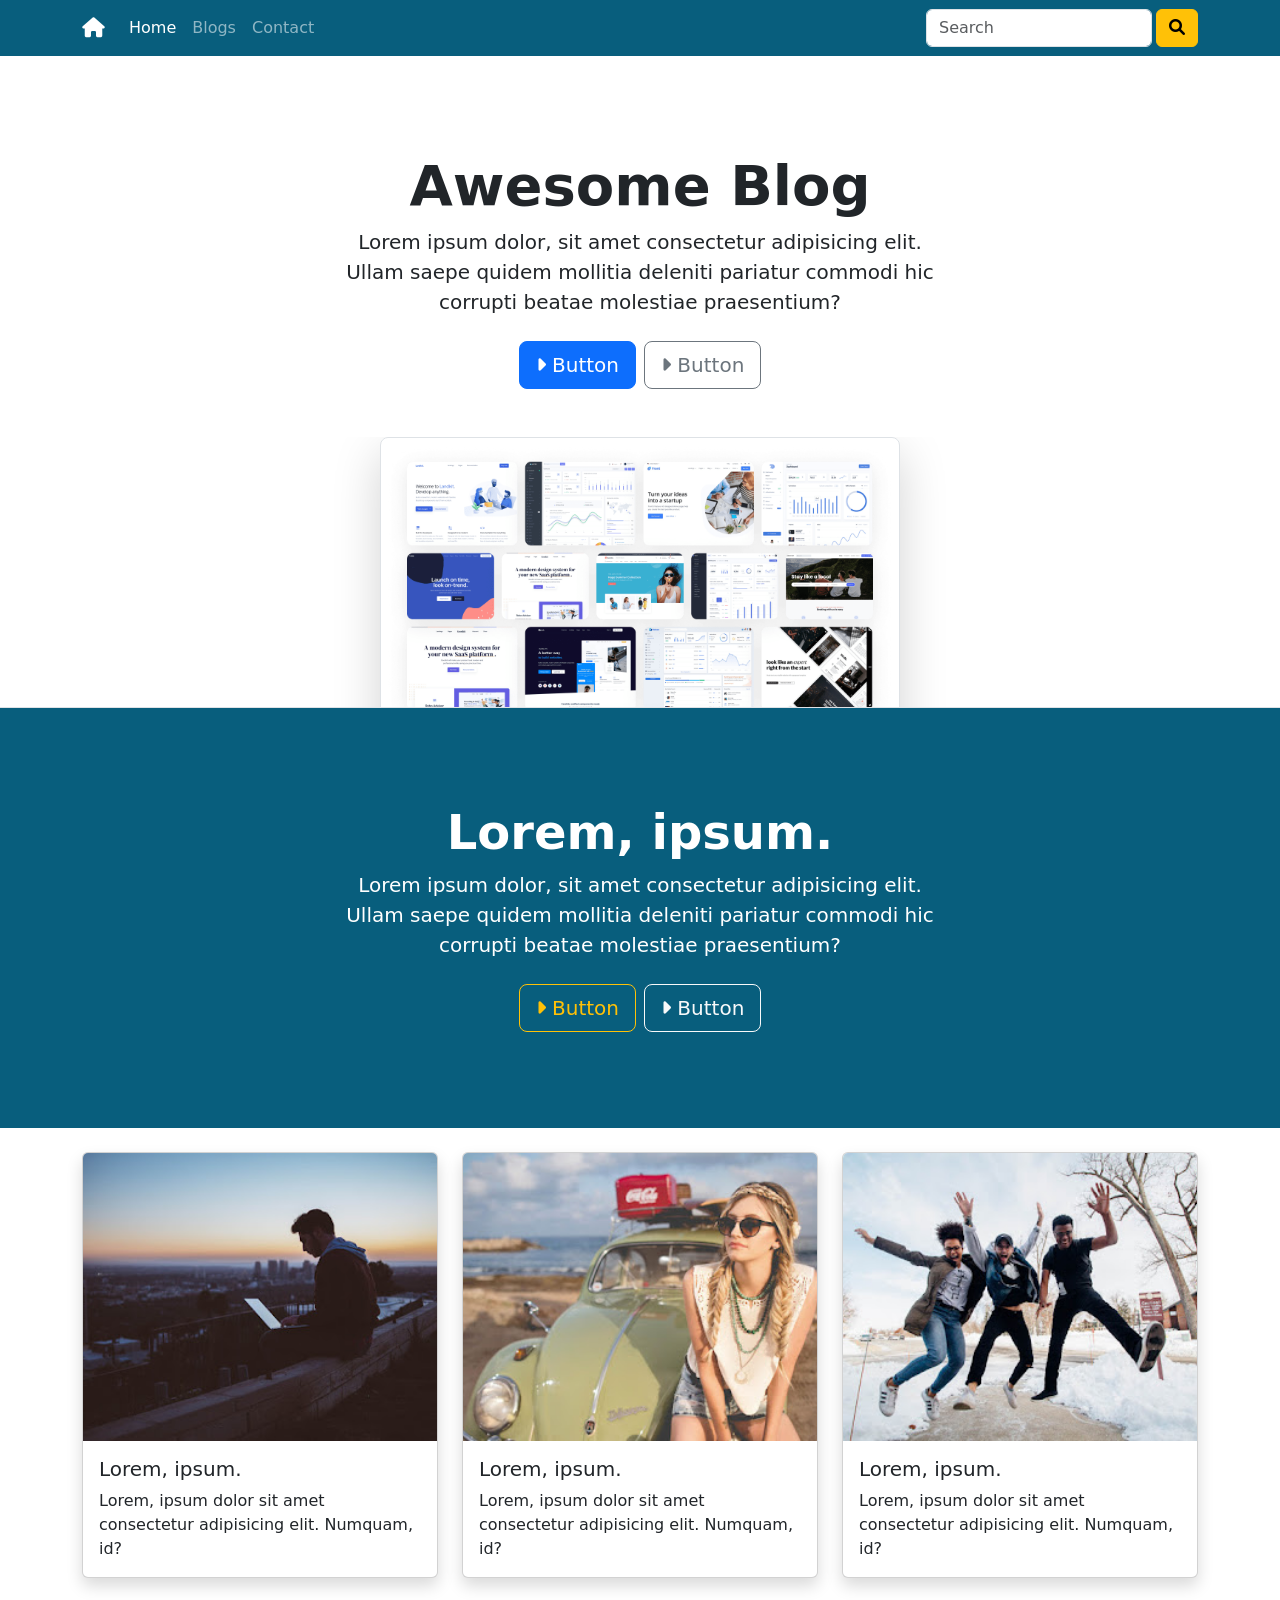
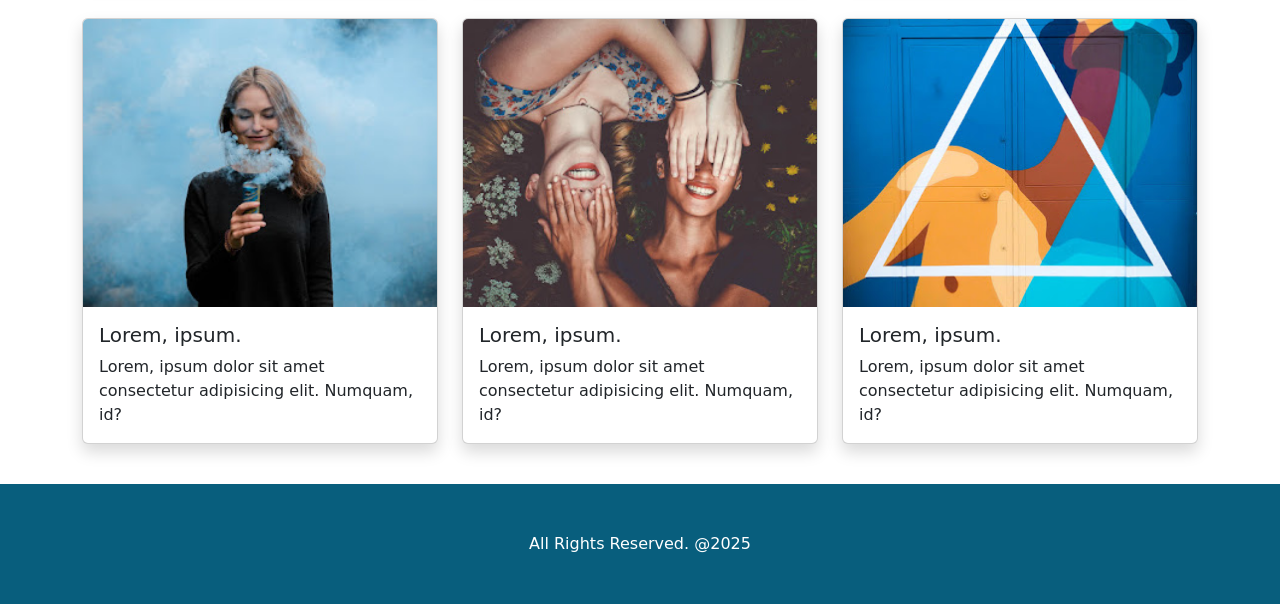
<file: bolum-1/awesome-blog/index.html>
<!DOCTYPE html>
<html lang="tr">
<head>
    <meta charset="UTF-8">
    <meta http-equiv="X-UA-Compatible" content="IE=edge">
    <meta name="viewport" content="width=device-width, initial-scale=1.0">
    <link href="https://cdn.jsdelivr.net/npm/bootstrap@5.1.3/dist/css/bootstrap.min.css" rel="stylesheet" integrity="sha384-1BmE4kWBq78iYhFldvKuhfTAU6auU8tT94WrHftjDbrCEXSU1oBoqyl2QvZ6jIW3" crossorigin="anonymous">
    <link rel="stylesheet" href="https://cdnjs.cloudflare.com/ajax/libs/font-awesome/6.0.0/css/all.min.css" integrity="sha512-9usAa10IRO0HhonpyAIVpjrylPvoDwiPUiKdWk5t3PyolY1cOd4DSE0Ga+ri4AuTroPR5aQvXU9xC6qOPnzFeg==" crossorigin="anonymous" referrerpolicy="no-referrer" />
    <link rel="stylesheet" href="style.css">
    <title>Awesome Blog</title>
</head>
<body>

    <nav class="navbar navbar-expand-md navbar-dark">
        <div class="container">
            <a href="index.html" class="navbar-brand">
                <i class="fa-solid fa-house"></i>
            </a>
            <button class="navbar-toggler" type="button" data-bs-toggle="collapse" data-bs-target="#mobile">
                <span class="navbar-toggler-icon"></span>
            </button>
            <div id="mobile" class="collapse navbar-collapse">               
          
                <ul class="navbar-nav me-auto">
                    <li class="nav-item">
                        <a href="index.html" class="nav-link active">Home</a>
                    </li>
                    <li class="nav-item">
                        <a href="blogs.html" class="nav-link">Blogs</a>
                    </li>
                    <li class="nav-item">
                        <a href="contact.html" class="nav-link">Contact</a>
                    </li>
                </ul>
                <form class="d-flex">           
                    <input type="text" class="form-control me-1" placeholder="Search">
                    <button class="btn btn-warning">
                        <i class="fa-solid fa-magnifying-glass"></i>
                    </button>                
                </form>

            </div>

        </div>
    </nav>

    <header>
        <div class="text-center pt-5 mt-5 px-4 border-bottom">
            <h1 class="display-4 fw-bold">Awesome Blog</h1>
            <div class="col-lg-6 mx-auto">
                <p class="lead mb-4">
                    Lorem ipsum dolor, sit amet consectetur adipisicing elit. Ullam saepe quidem mollitia deleniti pariatur commodi hic corrupti beatae molestiae praesentium?
                </p>
                <div class="mb-5 d-grid gap-2 d-md-flex justify-content-md-center">
                    <button class="btn btn-primary btn-lg">
                        <i class="fa-solid fa-caret-right"></i> Button</button>
                    <button class="btn btn-outline-secondary btn-lg">
                            <i class="fa-solid fa-caret-right"></i> Button</button>
                </div>
                <div class="overflow-hidden" style="max-height: 30vh;">
                    <div class="container px-5">
                        <img src="img/bg2.png" class="img-fluid border rounded-3 shadow-lg mb-4" width="700" height="500" alt="">
                    </div>
                </div>
            </div>
        </div>
    </header>

    <main>
        <div class="bg-dark px-4 py-5 text-center text-white">
            <div class="py-5">
                <h1 class="display-5 fw-bold">Lorem, ipsum.</h1>
                <div class="col-lg-6 mx-auto">
                    <p class="lead mb-4">
                        Lorem ipsum dolor, sit amet consectetur adipisicing elit. Ullam saepe quidem mollitia deleniti pariatur commodi hic corrupti beatae molestiae praesentium?
                    </p>
                    <div class="d-grid gap-2 d-md-flex justify-content-md-center">
                        <button class="btn btn-outline-warning btn-lg">
                            <i class="fa-solid fa-caret-right"></i> Button</button>
                        <button class="btn btn-outline-light btn-lg">
                                <i class="fa-solid fa-caret-right"></i> Button</button>
                    </div>
                </div>
            </div>
        </div>

        <div class="container my-4">
            <div class="row row-cols-1 row-cols-lg-3 row-cols-md-2 g-4">
                <div class="col">
                    <div class="card mb-3 shadow">
                        <img src="img/1.jpeg" class="card-img-top" alt="">
                        <div class="card-body">
                            <h5 class="card-title">Lorem, ipsum.</h5>
                            <p class="card-text">Lorem, ipsum dolor sit amet consectetur adipisicing elit. Numquam, id?</p>
                        </div>
                    </div>
                </div>
                <div class="col">
                    <div class="card mb-3 shadow">
                        <img src="img/2.jpeg" class="card-img-top" alt="">
                        <div class="card-body">
                            <h5 class="card-title">Lorem, ipsum.</h5>
                            <p class="card-text">Lorem, ipsum dolor sit amet consectetur adipisicing elit. Numquam, id?</p>
                        </div>
                    </div>
                </div>
                <div class="col">
                    <div class="card mb-3 shadow">
                        <img src="img/3.jpeg" class="card-img-top" alt="">
                        <div class="card-body">
                            <h5 class="card-title">Lorem, ipsum.</h5>
                            <p class="card-text">Lorem, ipsum dolor sit amet consectetur adipisicing elit. Numquam, id?</p>
                        </div>
                    </div>
                </div>
                <div class="col">
                    <div class="card mb-3 shadow">
                        <img src="img/4.jpeg" class="card-img-top" alt="">
                        <div class="card-body">
                            <h5 class="card-title">Lorem, ipsum.</h5>
                            <p class="card-text">Lorem, ipsum dolor sit amet consectetur adipisicing elit. Numquam, id?</p>
                        </div>
                    </div>
                </div>
                <div class="col">
                    <div class="card mb-3 shadow">
                        <img src="img/5.jpeg" class="card-img-top" alt="">
                        <div class="card-body">
                            <h5 class="card-title">Lorem, ipsum.</h5>
                            <p class="card-text">Lorem, ipsum dolor sit amet consectetur adipisicing elit. Numquam, id?</p>
                        </div>
                    </div>
                </div>
                <div class="col">
                    <div class="card mb-3 shadow">
                        <img src="img/6.jpeg" class="card-img-top" alt="">
                        <div class="card-body">
                            <h5 class="card-title">Lorem, ipsum.</h5>
                            <p class="card-text">Lorem, ipsum dolor sit amet consectetur adipisicing elit. Numquam, id?</p>
                        </div>
                    </div>
                </div>
            </div>
        </div>
    </main>

    <footer class="py-5 bg-dark text-white">
        <div class="container text-center">
            <span>All Rights Reserved. @2025</span>
        </div>
    </footer>
    

    <script src="https://cdn.jsdelivr.net/npm/bootstrap@5.1.3/dist/js/bootstrap.bundle.min.js" integrity="sha384-ka7Sk0Gln4gmtz2MlQnikT1wXgYsOg+OMhuP+IlRH9sENBO0LRn5q+8nbTov4+1p" crossorigin="anonymous"></script>
</body>
</html>
</file>
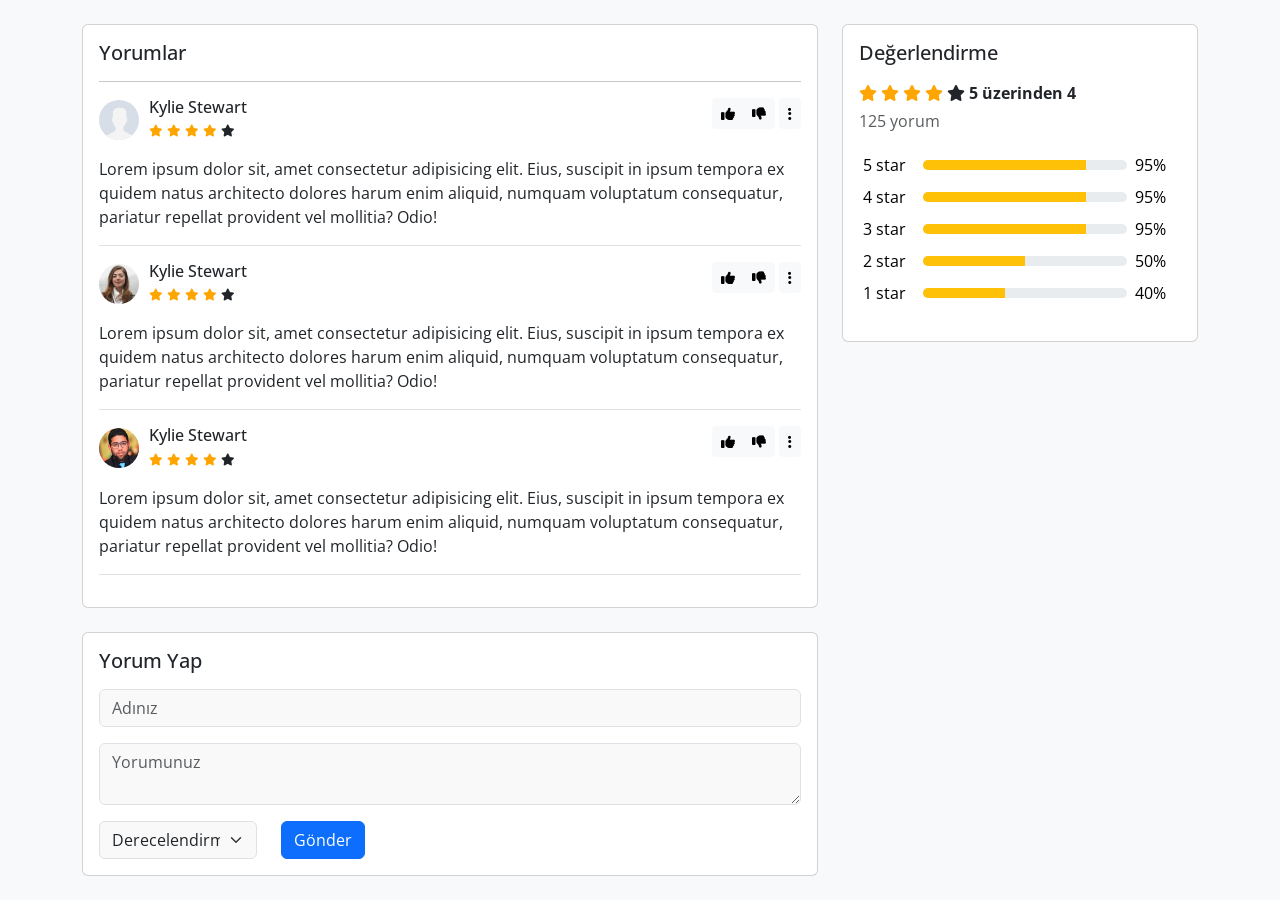
<file: bolum-2/comments/index.html>
<!DOCTYPE html>
<html lang="tr">
    <head>
        <meta charset="utf-8">
        <meta name="viewport" content="width=device-width, initial-scale=1">
    
        <link href="https://fonts.googleapis.com/css2?family=Open+Sans&display=swap" rel="stylesheet">
    
        <link href="https://cdn.jsdelivr.net/npm/bootstrap@5.1.3/dist/css/bootstrap.min.css" rel="stylesheet"    integrity="sha384-1BmE4kWBq78iYhFldvKuhfTAU6auU8tT94WrHftjDbrCEXSU1oBoqyl2QvZ6jIW3" crossorigin="anonymous">
        <link rel="stylesheet" href="style.css">
    
        <link rel="stylesheet" href="https://cdnjs.cloudflare.com/ajax/libs/font-awesome/6.1.0/css/all.min.css"
            integrity="sha512-10/jx2EXwxxWqCLX/hHth/vu2KY3jCF70dCQB8TSgNjbCVAC/8vai53GfMDrO2Emgwccf2pJqxct9ehpzG+MTw=="
            crossorigin="anonymous" referrerpolicy="no-referrer" />

        <link rel="stylesheet" href="style.css">
    
        <title>Comments</title>
    </head>
<body>
    

    <section class="bg-light" id="comments">
        <div class="container">
            <div class="row py-4">
                <div class="col-lg-8">
                    <div class="card mb-4">
                        <div class="card-body">
                            <h5 class="card-title">Yorumlar</h5>
                            <hr>
                            <blockquote class="border-bottom">
                                <div class="float-end">
                                    <div class="btn-group">
                                        <button class="btn btn-light btn-sm" data-bs-toggle="tooltip" data-bs-title="Like">
                                            <i class="fa fa-thumbs-up"></i>
                                        </button>
                                        <button class="btn btn-light btn-sm" data-bs-toggle="tooltip" data-bs-title="Dislike">
                                            <i class="fa fa-thumbs-down"></i>
                                        </button>
                                    </div>
                                    <button class="btn btn-light btn-sm">
                                        <i class="fa fa-ellipsis-v"></i>
                                    </button>
                                </div>
                                <div class="content">
                                    <img src="1.jpeg" class="rounded-circle" alt="">
                                    <div class="text">
                                        <h6 class="mb-0">Kylie Stewart</h6>
                                        <div class="rating-wrap">
                                            <span class="fa fa-star checked"></span>
                                            <span class="fa fa-star checked"></span>
                                            <span class="fa fa-star checked"></span>
                                            <span class="fa fa-star checked"></span>
                                            <span class="fa fa-star "></span>
                                        </div>
                                    </div>
                                </div>
                                <div class="mt-3">
                                    <p>Lorem ipsum dolor sit, amet consectetur adipisicing elit. Eius, suscipit in ipsum tempora ex quidem natus architecto dolores harum enim aliquid, numquam voluptatum consequatur, pariatur repellat provident vel mollitia? Odio!</p>
                                </div>
                            </blockquote>
                            <blockquote class="border-bottom">
                                <div class="float-end">
                                    <div class="btn-group">
                                        <button class="btn btn-light btn-sm" data-bs-toggle="tooltip" data-bs-title="Like">
                                            <i class="fa fa-thumbs-up"></i>
                                        </button>
                                        <button class="btn btn-light btn-sm" data-bs-toggle="tooltip" data-bs-title="Dislike">
                                            <i class="fa fa-thumbs-down"></i>
                                        </button>
                                    </div>
                                    <button class="btn btn-light btn-sm">
                                        <i class="fa fa-ellipsis-v"></i>
                                    </button>
                                </div>
                                <div class="content">
                                    <img src="2.jpeg" class="rounded-circle" alt="">
                                    <div class="text">
                                        <h6 class="mb-0">Kylie Stewart</h6>
                                        <div class="rating-wrap">
                                            <span class="fa fa-star checked"></span>
                                            <span class="fa fa-star checked"></span>
                                            <span class="fa fa-star checked"></span>
                                            <span class="fa fa-star checked"></span>
                                            <span class="fa fa-star "></span>
                                        </div>
                                    </div>
                                </div>
                                <div class="mt-3">
                                    <p>Lorem ipsum dolor sit, amet consectetur adipisicing elit. Eius, suscipit in ipsum tempora ex quidem natus architecto dolores harum enim aliquid, numquam voluptatum consequatur, pariatur repellat provident vel mollitia? Odio!</p>
                                </div>
                            </blockquote>
                            <blockquote class="border-bottom">
                                <div class="float-end">
                                    <div class="btn-group">
                                        <button class="btn btn-light btn-sm" data-bs-toggle="tooltip" data-bs-title="Like">
                                            <i class="fa fa-thumbs-up"></i>
                                        </button>
                                        <button class="btn btn-light btn-sm" data-bs-toggle="tooltip" data-bs-title="Dislike">
                                            <i class="fa fa-thumbs-down"></i>
                                        </button>
                                    </div>
                                    <button class="btn btn-light btn-sm">
                                        <i class="fa fa-ellipsis-v"></i>
                                    </button>
                                </div>
                                <div class="content">
                                    <img src="3.jpeg" class="rounded-circle" alt="">
                                    <div class="text">
                                        <h6 class="mb-0">Kylie Stewart</h6>
                                        <div class="rating-wrap">
                                            <span class="fa fa-star checked"></span>
                                            <span class="fa fa-star checked"></span>
                                            <span class="fa fa-star checked"></span>
                                            <span class="fa fa-star checked"></span>
                                            <span class="fa fa-star "></span>
                                        </div>
                                    </div>
                                </div>
                                <div class="mt-3">
                                    <p>Lorem ipsum dolor sit, amet consectetur adipisicing elit. Eius, suscipit in ipsum tempora ex quidem natus architecto dolores harum enim aliquid, numquam voluptatum consequatur, pariatur repellat provident vel mollitia? Odio!</p>
                                </div>
                            </blockquote>
                        </div>
                    </div>
                    <div class="card">
                        <div class="card-body">
                            <h5 class="mb-3">Yorum Yap</h5>
                            <form>
                                <div class="mb-3">
                                    <input type="text" class="form-control" placeholder="Adınız">
                                </div>
                                <div class="mb-3">
                                    <textarea class="form-control" placeholder="Yorumunuz"></textarea>
                                </div>
                                <div class="row">
                                    <div class="col-lg-3">
                                        <select class="form-select">
                                            <option value="">Derecelendirme</option>
                                            <option value="1">1</option>
                                            <option value="2">2</option>
                                            <option value="3">3</option>
                                            <option value="4">4</option>
                                            <option value="5">5</option>
                                        </select>
                                    </div>
                                    <div class="col-lg-3">
                                        <button class="btn btn-primary">Gönder</button>
                                    </div>
                                </div>
                            </form>
                        </div>
                    </div>
                </div>
                <div class="col-lg-4">
                    <div class="card">
                        <div class="card-body">
                            <h5 class="card-title">Değerlendirme</h5>
                            <div class="rating-wrap mt-3">
                                <span class="fa fa-star checked"></span>
                                <span class="fa fa-star checked"></span>
                                <span class="fa fa-star checked"></span>
                                <span class="fa fa-star checked"></span>
                                <span class="fa fa-star"></span>
                                <b>5 üzerinden 4</b>
                            </div>
                            <p class="mt-1 text-muted">125 yorum</p>
                            <table class="table table-borderless table-sm">
                                <tr style="vertical-align: middle;">
                                    <td style="width: 60px;">5 star</td>
                                    <td>
                                        <div class="progress" style="height: 10px;">
                                            <div class="progress-bar bg-warning" style="width: 80%;"></div>
                                        </div>
                                    </td>
                                    <td style="width: 50px;">95%</td>
                                </tr>
                                <tr style="vertical-align: middle;">
                                    <td style="width: 60px;">4 star</td>
                                    <td>
                                        <div class="progress" style="height: 10px;">
                                            <div class="progress-bar bg-warning" style="width: 80%;"></div>
                                        </div>
                                    </td>
                                    <td style="width: 50px;">95%</td>
                                </tr>
                                <tr style="vertical-align: middle;">
                                    <td style="width: 60px;">3 star</td>
                                    <td>
                                        <div class="progress" style="height: 10px;">
                                            <div class="progress-bar bg-warning" style="width: 80%;"></div>
                                        </div>
                                    </td>
                                    <td style="width: 50px;">95%</td>
                                </tr>
                                <tr style="vertical-align: middle;">
                                    <td style="width: 60px;">2 star</td>
                                    <td>
                                        <div class="progress" style="height: 10px;">
                                            <div class="progress-bar bg-warning" style="width: 50%;"></div>
                                        </div>
                                    </td>
                                    <td style="width: 50px;">50%</td>
                                </tr>
                                <tr style="vertical-align: middle;">
                                    <td style="width: 60px;">1 star</td>
                                    <td>
                                        <div class="progress" style="height: 10px;">
                                            <div class="progress-bar bg-warning" style="width: 40%;"></div>
                                        </div>
                                    </td>
                                    <td style="width: 50px;">40%</td>
                                </tr>
                            </table>
                        </div>
                    </div>
                </div>
            </div>
        </div>


    </section>


    <script src="https://cdn.jsdelivr.net/npm/bootstrap@5.1.3/dist/js/bootstrap.bundle.min.js" integrity="sha384-ka7Sk0Gln4gmtz2MlQnikT1wXgYsOg+OMhuP+IlRH9sENBO0LRn5q+8nbTov4+1p" crossorigin="anonymous"></script>

    <script>
        var tooltipTriggerList = [].slice.call(document.querySelectorAll('[data-bs-toggle="tooltip"]'))
        var tooltipList = tooltipTriggerList.map(function (tooltipTriggerEl) {
        return new bootstrap.Tooltip(tooltipTriggerEl)
        })
    </script>
</body>
</html>
</file>
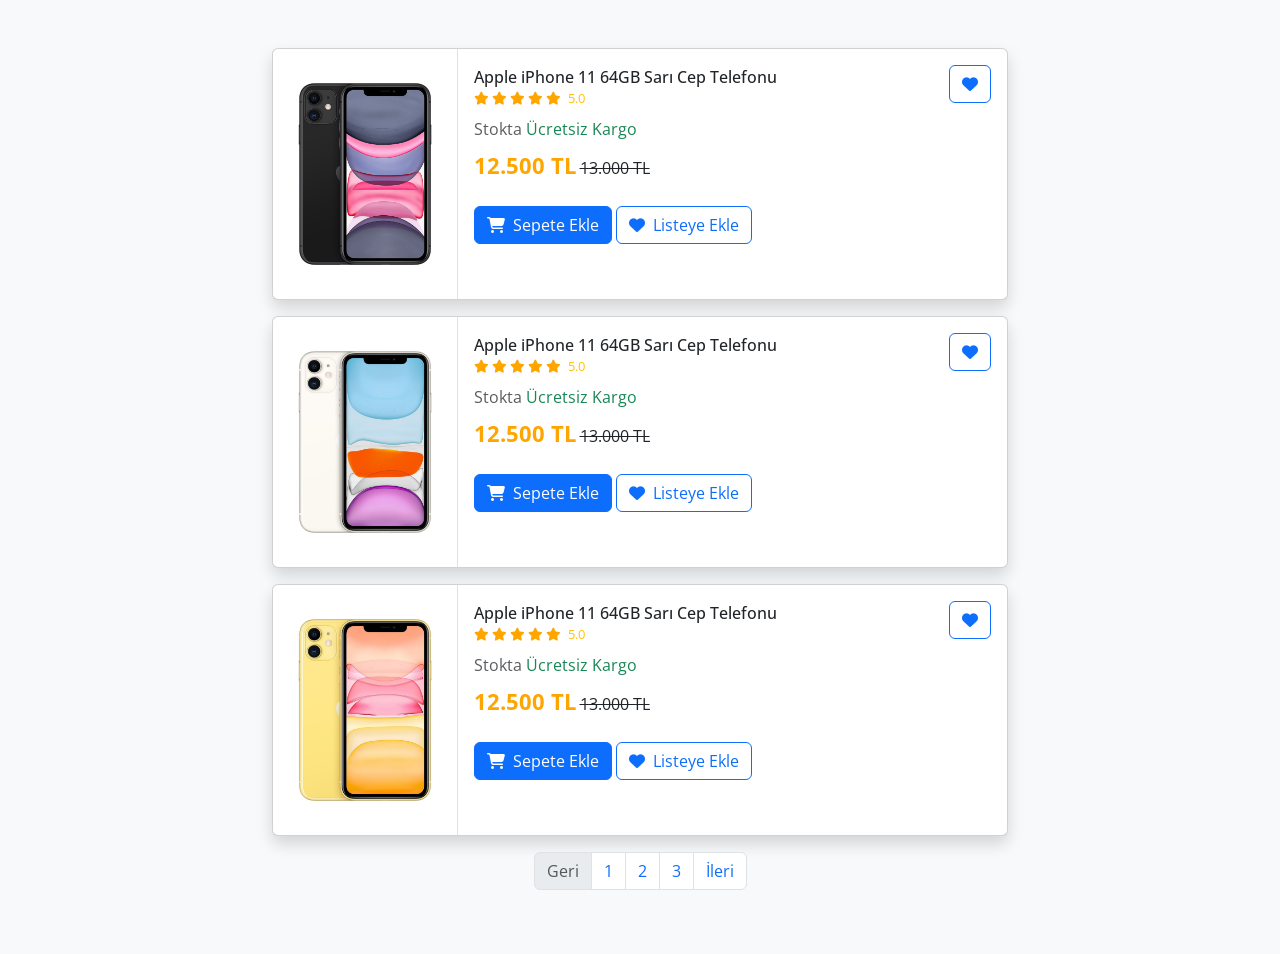
<file: bolum-2/product-cards/index.html>
<!doctype html>
<html lang="en">
  <head>
    <!-- Required meta tags -->
    <meta charset="utf-8">
    <meta name="viewport" content="width=device-width, initial-scale=1">

    <link href="https://fonts.googleapis.com/css2?family=Open+Sans&display=swap" rel="stylesheet">

    <link rel="stylesheet" href="https://cdnjs.cloudflare.com/ajax/libs/font-awesome/6.1.1/css/all.min.css" integrity="sha512-KfkfwYDsLkIlwQp6LFnl8zNdLGxu9YAA1QvwINks4PhcElQSvqcyVLLD9aMhXd13uQjoXtEKNosOWaZqXgel0g==" crossorigin="anonymous" referrerpolicy="no-referrer" />

    <!-- Bootstrap CSS -->
    <link href="https://cdn.jsdelivr.net/npm/bootstrap@5.1.3/dist/css/bootstrap.min.css" rel="stylesheet" integrity="sha384-1BmE4kWBq78iYhFldvKuhfTAU6auU8tT94WrHftjDbrCEXSU1oBoqyl2QvZ6jIW3" crossorigin="anonymous">

    <link rel="stylesheet" href="style.css">

    <title>Hello, world!</title>
  </head>
  <body class="bg-light">

    <div class="container my-5">
        <div class="row justify-content-center">
            <div class="col-lg-8">
                <div class="card product-card mb-3 shadow">
                    <div class="row g-0">
                        <div class="col-xl-3 col-md-4">
                            <a href="#" class="img-wrap">
                                <img src="1.jpeg" alt="">
                            </a>
                        </div>
                        <div class="col-xl-9 col-md-8 border-start">
                            <div class="card-body">
                                <a href="#" class="btn btn-outline-primary btn-icon float-end">
                                    <i class="fa fa-heart"></i>
                                </a>
                                <a href="#" class="h6 mb-3 title">
                                    Apple iPhone 11 64GB Sarı Cep Telefonu
                                </a>
                                <div class="mb-2">
                                    <div class="rating mb-2">
                                        <span class="fa fa-star checked"></span>
                                        <span class="fa fa-star checked"></span>
                                        <span class="fa fa-star checked"></span>
                                        <span class="fa fa-star checked"></span>
                                        <span class="fa fa-star checked"></span>
                                        <span class="text-warning ms-1">5.0</span>
                                    </div>

                                    <span class="text-muted">Stokta</span>
                                    <span class="text-success">Ücretsiz Kargo</span>
                                </div>

                                <div class="price-wrap mb-4">
                                    <strong class="price">12.500 TL</strong>
                                    <del class="price-old">13.000 TL</del>
                                </div>

                                <div class="d-grid ga-2 d-md-block">
                                    <a href="" class="btn btn-primary">
                                        <i class="fa fa-shopping-cart me-1"></i> Sepete Ekle
                                    </a>
                                    <a href="" class="btn btn-outline-primary">
                                        <i class="fa fa-heart me-1"></i> Listeye Ekle
                                    </a>
                                </div>

                            </div>
                        </div>
                    </div>
                </div>
                <div class="card product-card mb-3 shadow">
                    <div class="row g-0">
                        <div class="col-xl-3 col-md-4">
                            <a href="#" class="img-wrap">
                                <img src="2.jpeg" alt="">
                            </a>
                        </div>
                        <div class="col-xl-9 col-md-8 border-start">
                            <div class="card-body">
                                <a href="#" class="btn btn-outline-primary btn-icon float-end">
                                    <i class="fa fa-heart"></i>
                                </a>
                                <a href="#" class="h6 mb-3 title">
                                    Apple iPhone 11 64GB Sarı Cep Telefonu
                                </a>
                                <div class="mb-2">
                                    <div class="rating mb-2">
                                        <span class="fa fa-star checked"></span>
                                        <span class="fa fa-star checked"></span>
                                        <span class="fa fa-star checked"></span>
                                        <span class="fa fa-star checked"></span>
                                        <span class="fa fa-star checked"></span>
                                        <span class="text-warning ms-1">5.0</span>
                                    </div>

                                    <span class="text-muted">Stokta</span>
                                    <span class="text-success">Ücretsiz Kargo</span>
                                </div>

                                <div class="price-wrap mb-4">
                                    <strong class="price">12.500 TL</strong>
                                    <del class="price-old">13.000 TL</del>
                                </div>

                                <div class="d-grid ga-2 d-md-block">
                                    <a href="" class="btn btn-primary">
                                        <i class="fa fa-shopping-cart me-1"></i> Sepete Ekle
                                    </a>
                                    <a href="" class="btn btn-outline-primary">
                                        <i class="fa fa-heart me-1"></i> Listeye Ekle
                                    </a>
                                </div>

                            </div>
                        </div>
                    </div>
                </div>
                <div class="card product-card mb-3 shadow">
                    <div class="row g-0">
                        <div class="col-xl-3 col-md-4">
                            <a href="#" class="img-wrap">
                                <img src="3.jpeg" alt="">
                            </a>
                        </div>
                        <div class="col-xl-9 col-md-8 border-start">
                            <div class="card-body">
                                <a href="#" class="btn btn-outline-primary btn-icon float-end">
                                    <i class="fa fa-heart"></i>
                                </a>
                                <a href="#" class="h6 mb-3 title">
                                    Apple iPhone 11 64GB Sarı Cep Telefonu
                                </a>
                                <div class="mb-2">
                                    <div class="rating mb-2">
                                        <span class="fa fa-star checked"></span>
                                        <span class="fa fa-star checked"></span>
                                        <span class="fa fa-star checked"></span>
                                        <span class="fa fa-star checked"></span>
                                        <span class="fa fa-star checked"></span>
                                        <span class="text-warning ms-1">5.0</span>
                                    </div>

                                    <span class="text-muted">Stokta</span>
                                    <span class="text-success">Ücretsiz Kargo</span>
                                </div>

                                <div class="price-wrap mb-4">
                                    <strong class="price">12.500 TL</strong>
                                    <del class="price-old">13.000 TL</del>
                                </div>

                                <div class="d-grid ga-2 d-md-block">
                                    <a href="" class="btn btn-primary">
                                        <i class="fa fa-shopping-cart me-1"></i> Sepete Ekle
                                    </a>
                                    <a href="" class="btn btn-outline-primary">
                                        <i class="fa fa-heart me-1"></i> Listeye Ekle
                                    </a>
                                </div>

                            </div>
                        </div>
                    </div>
                </div>

                <nav>
                    <ul class="pagination justify-content-center">
                      <li class="page-item disabled">
                        <a class="page-link">Geri</a>
                      </li>
                      <li class="page-item"><a class="page-link" href="#">1</a></li>
                      <li class="page-item"><a class="page-link" href="#">2</a></li>
                      <li class="page-item"><a class="page-link" href="#">3</a></li>
                      <li class="page-item">
                        <a class="page-link" href="#">İleri</a>
                      </li>
                    </ul>
                </nav>

            </div>
        </div>
    </div>

    <script src="https://cdn.jsdelivr.net/npm/bootstrap@5.1.3/dist/js/bootstrap.bundle.min.js" integrity="sha384-ka7Sk0Gln4gmtz2MlQnikT1wXgYsOg+OMhuP+IlRH9sENBO0LRn5q+8nbTov4+1p" crossorigin="anonymous"></script>
   
  </body>
</html>
</file>
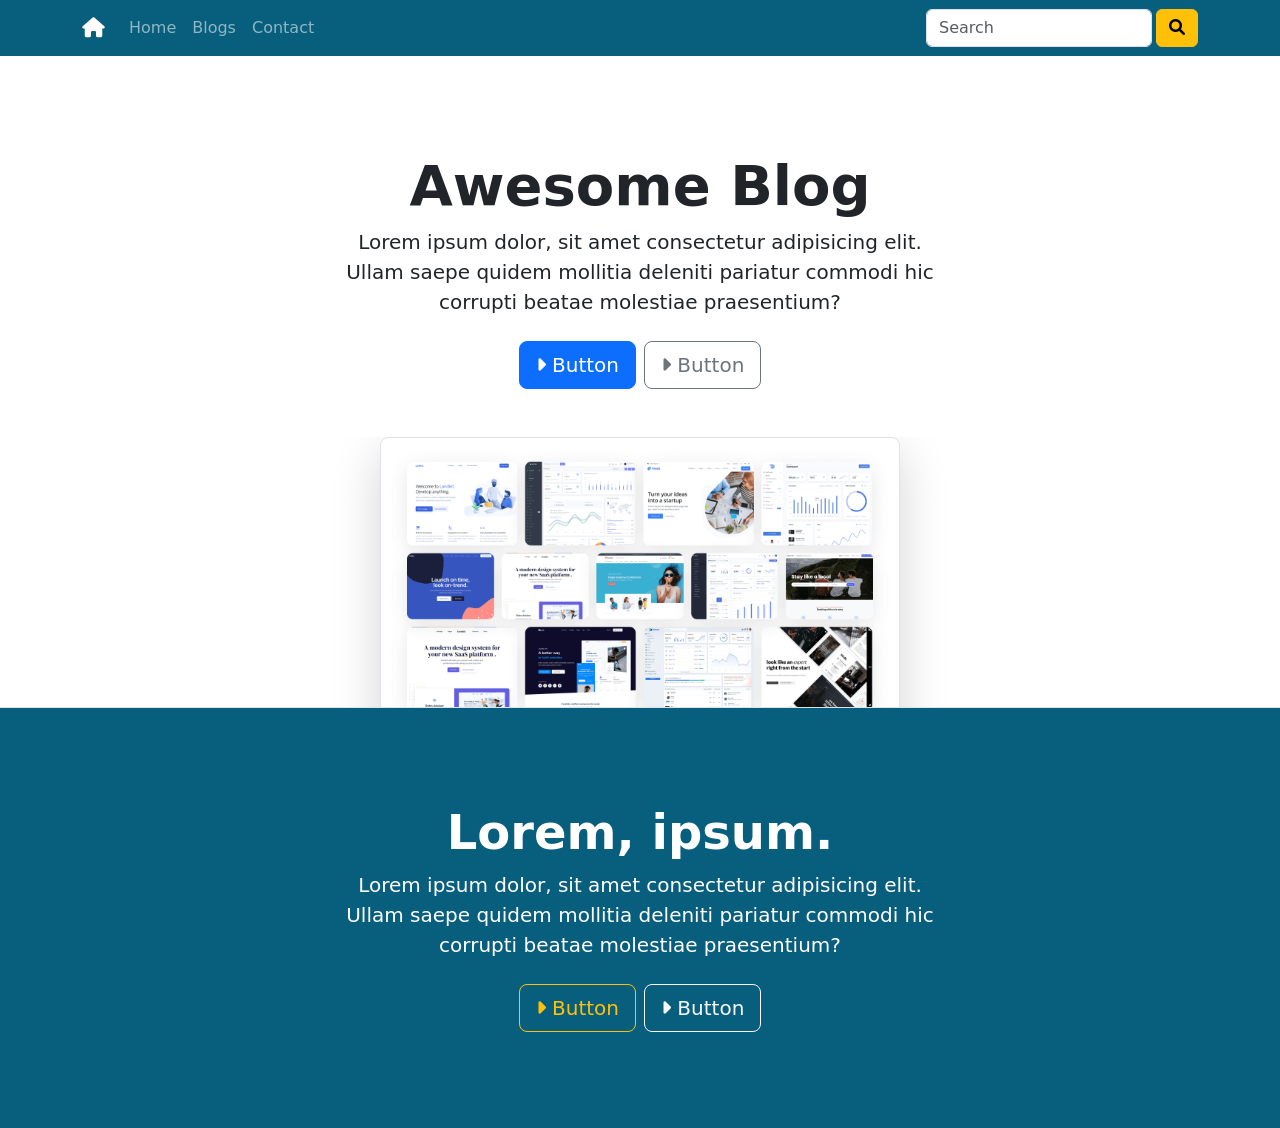
<file: bolum-1/2-header/awesome-blog/index.html>
<!DOCTYPE html>
<html lang="tr">
<head>
    <meta charset="UTF-8">
    <meta http-equiv="X-UA-Compatible" content="IE=edge">
    <meta name="viewport" content="width=device-width, initial-scale=1.0">
    <link href="https://cdn.jsdelivr.net/npm/bootstrap@5.1.3/dist/css/bootstrap.min.css" rel="stylesheet" integrity="sha384-1BmE4kWBq78iYhFldvKuhfTAU6auU8tT94WrHftjDbrCEXSU1oBoqyl2QvZ6jIW3" crossorigin="anonymous">
    <link rel="stylesheet" href="https://cdnjs.cloudflare.com/ajax/libs/font-awesome/6.0.0/css/all.min.css" integrity="sha512-9usAa10IRO0HhonpyAIVpjrylPvoDwiPUiKdWk5t3PyolY1cOd4DSE0Ga+ri4AuTroPR5aQvXU9xC6qOPnzFeg==" crossorigin="anonymous" referrerpolicy="no-referrer" />
    <link rel="stylesheet" href="style.css">
    <title>Awesome Blog</title>
</head>
<body>

    <nav class="navbar navbar-expand-md navbar-dark">
        <div class="container">
            <a href="index.html" class="navbar-brand">
                <i class="fa-solid fa-house"></i>
            </a>
            <button class="navbar-toggler" type="button" data-bs-toggle="collapse" data-bs-target="#mobile">
                <span class="navbar-toggler-icon"></span>
            </button>
            <div id="mobile" class="collapse navbar-collapse">               
          
                <ul class="navbar-nav me-auto">
                    <li class="nav-item">
                        <a href="index.html" class="nav-link">Home</a>
                    </li>
                    <li class="nav-item">
                        <a href="blogs.html" class="nav-link">Blogs</a>
                    </li>
                    <li class="nav-item">
                        <a href="contact.html" class="nav-link">Contact</a>
                    </li>
                </ul>
                <form class="d-flex">           
                    <input type="text" class="form-control me-1" placeholder="Search">
                    <button class="btn btn-warning">
                        <i class="fa-solid fa-magnifying-glass"></i>
                    </button>                
                </form>

            </div>

        </div>
    </nav>

    <header>
        <div class="text-center pt-5 mt-5 px-4 border-bottom">
            <h1 class="display-4 fw-bold">Awesome Blog</h1>
            <div class="col-lg-6 mx-auto">
                <p class="lead mb-4">
                    Lorem ipsum dolor, sit amet consectetur adipisicing elit. Ullam saepe quidem mollitia deleniti pariatur commodi hic corrupti beatae molestiae praesentium?
                </p>
                <div class="mb-5 d-grid gap-2 d-md-flex justify-content-md-center">
                    <button class="btn btn-primary btn-lg">
                        <i class="fa-solid fa-caret-right"></i> Button</button>
                    <button class="btn btn-outline-secondary btn-lg">
                            <i class="fa-solid fa-caret-right"></i> Button</button>
                </div>
                <div class="overflow-hidden" style="max-height: 30vh;">
                    <div class="container px-5">
                        <img src="img/bg.png" class="img-fluid border rounded-3 shadow-lg mb-4" width="700" height="500" alt="">
                    </div>
                </div>
            </div>
        </div>
    </header>

    <main>
        <div class="bg-dark px-4 py-5 text-center text-white">
            <div class="py-5">
                <h1 class="display-5 fw-bold">Lorem, ipsum.</h1>
                <div class="col-lg-6 mx-auto">
                    <p class="lead mb-4">
                        Lorem ipsum dolor, sit amet consectetur adipisicing elit. Ullam saepe quidem mollitia deleniti pariatur commodi hic corrupti beatae molestiae praesentium?
                    </p>
                    <div class="d-grid gap-2 d-md-flex justify-content-md-center">
                        <button class="btn btn-outline-warning btn-lg">
                            <i class="fa-solid fa-caret-right"></i> Button</button>
                        <button class="btn btn-outline-light btn-lg">
                                <i class="fa-solid fa-caret-right"></i> Button</button>
                    </div>
                </div>
            </div>
        </div>
    </main>
    

    <script src="https://cdn.jsdelivr.net/npm/bootstrap@5.1.3/dist/js/bootstrap.bundle.min.js" integrity="sha384-ka7Sk0Gln4gmtz2MlQnikT1wXgYsOg+OMhuP+IlRH9sENBO0LRn5q+8nbTov4+1p" crossorigin="anonymous"></script>
</body>
</html>
</file>
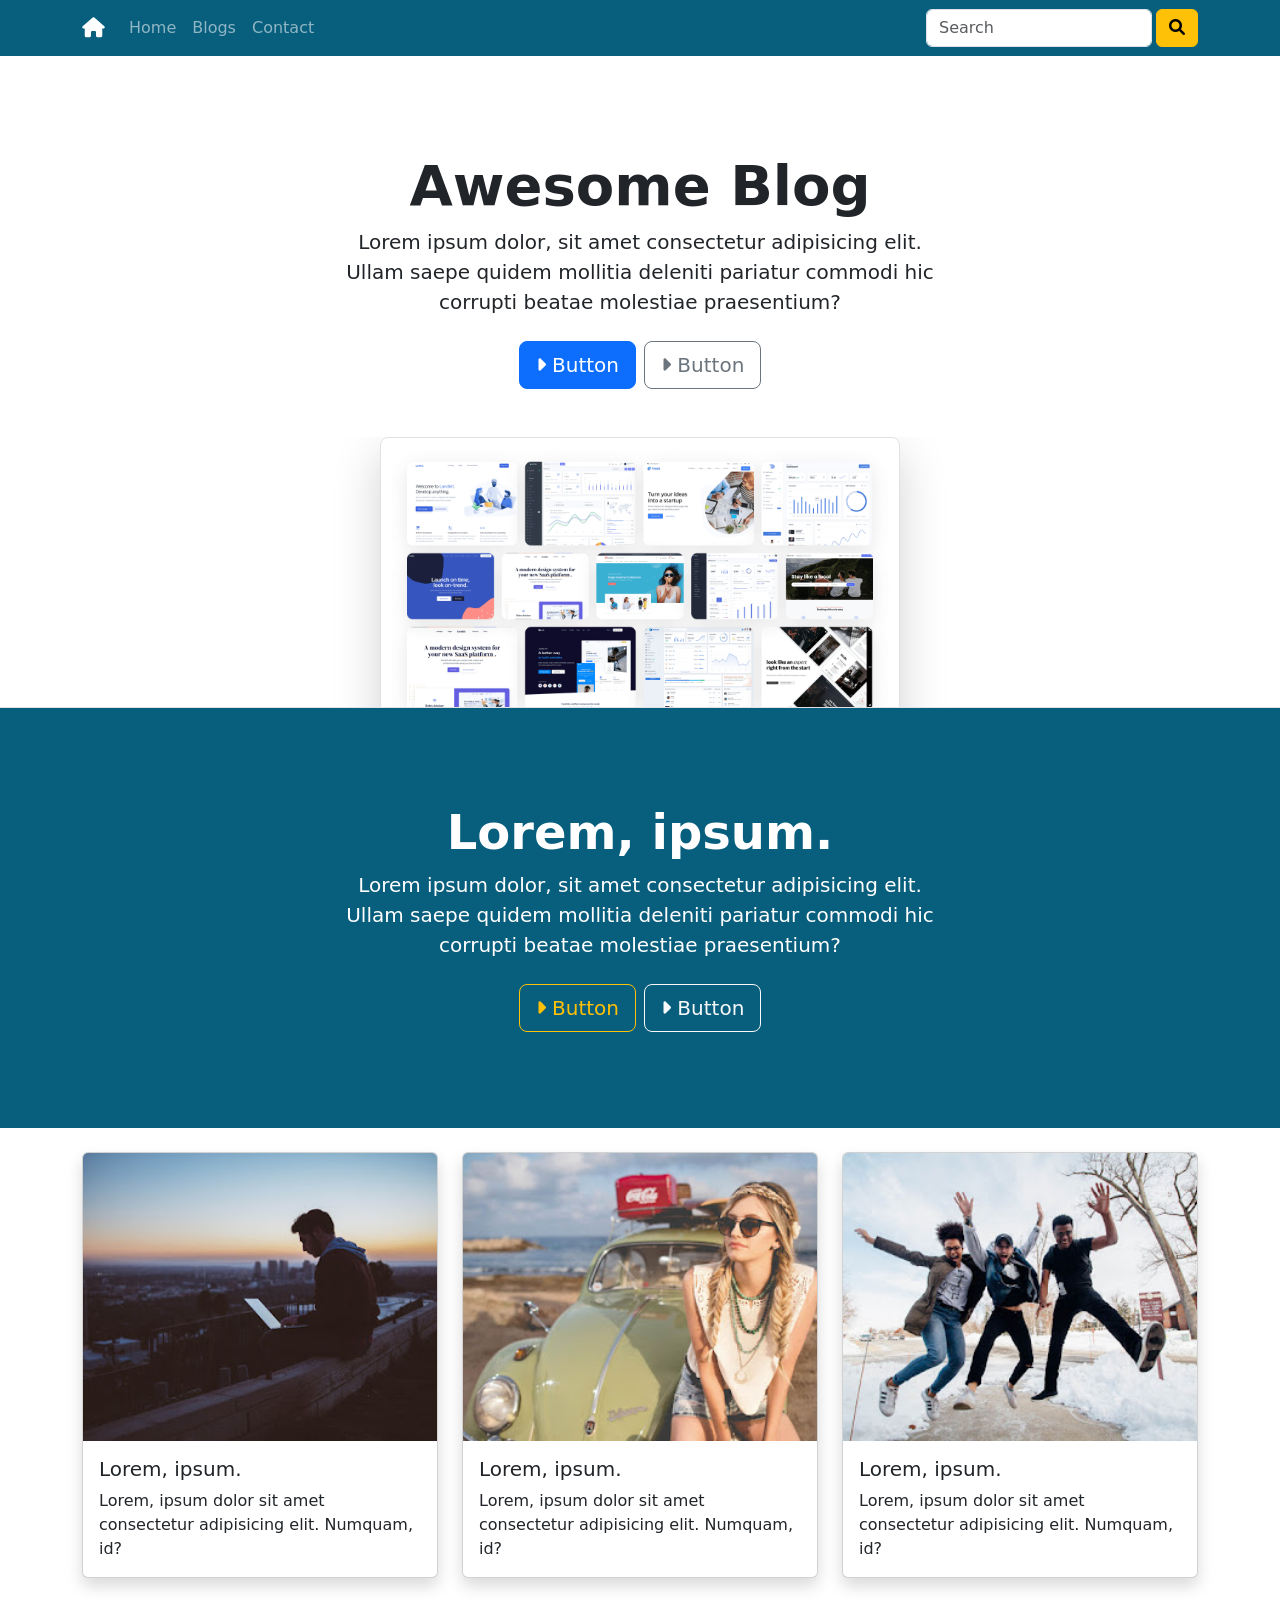
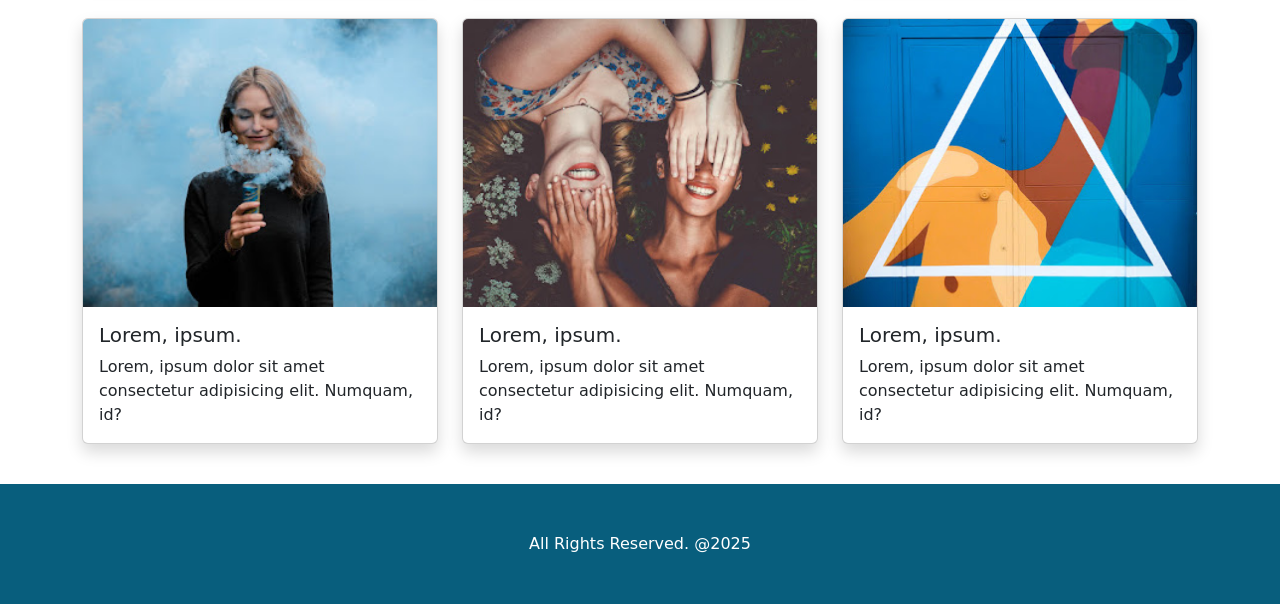
<file: bolum-1/3-blogs_footer/awesome-blog/index.html>
<!DOCTYPE html>
<html lang="tr">
<head>
    <meta charset="UTF-8">
    <meta http-equiv="X-UA-Compatible" content="IE=edge">
    <meta name="viewport" content="width=device-width, initial-scale=1.0">
    <link href="https://cdn.jsdelivr.net/npm/bootstrap@5.1.3/dist/css/bootstrap.min.css" rel="stylesheet" integrity="sha384-1BmE4kWBq78iYhFldvKuhfTAU6auU8tT94WrHftjDbrCEXSU1oBoqyl2QvZ6jIW3" crossorigin="anonymous">
    <link rel="stylesheet" href="https://cdnjs.cloudflare.com/ajax/libs/font-awesome/6.0.0/css/all.min.css" integrity="sha512-9usAa10IRO0HhonpyAIVpjrylPvoDwiPUiKdWk5t3PyolY1cOd4DSE0Ga+ri4AuTroPR5aQvXU9xC6qOPnzFeg==" crossorigin="anonymous" referrerpolicy="no-referrer" />
    <link rel="stylesheet" href="style.css">
    <title>Awesome Blog</title>
</head>
<body>

    <nav class="navbar navbar-expand-md navbar-dark">
        <div class="container">
            <a href="index.html" class="navbar-brand">
                <i class="fa-solid fa-house"></i>
            </a>
            <button class="navbar-toggler" type="button" data-bs-toggle="collapse" data-bs-target="#mobile">
                <span class="navbar-toggler-icon"></span>
            </button>
            <div id="mobile" class="collapse navbar-collapse">               
          
                <ul class="navbar-nav me-auto">
                    <li class="nav-item">
                        <a href="index.html" class="nav-link">Home</a>
                    </li>
                    <li class="nav-item">
                        <a href="blogs.html" class="nav-link">Blogs</a>
                    </li>
                    <li class="nav-item">
                        <a href="contact.html" class="nav-link">Contact</a>
                    </li>
                </ul>
                <form class="d-flex">           
                    <input type="text" class="form-control me-1" placeholder="Search">
                    <button class="btn btn-warning">
                        <i class="fa-solid fa-magnifying-glass"></i>
                    </button>                
                </form>

            </div>

        </div>
    </nav>

    <header>
        <div class="text-center pt-5 mt-5 px-4 border-bottom">
            <h1 class="display-4 fw-bold">Awesome Blog</h1>
            <div class="col-lg-6 mx-auto">
                <p class="lead mb-4">
                    Lorem ipsum dolor, sit amet consectetur adipisicing elit. Ullam saepe quidem mollitia deleniti pariatur commodi hic corrupti beatae molestiae praesentium?
                </p>
                <div class="mb-5 d-grid gap-2 d-md-flex justify-content-md-center">
                    <button class="btn btn-primary btn-lg">
                        <i class="fa-solid fa-caret-right"></i> Button</button>
                    <button class="btn btn-outline-secondary btn-lg">
                            <i class="fa-solid fa-caret-right"></i> Button</button>
                </div>
                <div class="overflow-hidden" style="max-height: 30vh;">
                    <div class="container px-5">
                        <img src="img/bg2.png" class="img-fluid border rounded-3 shadow-lg mb-4" width="700" height="500" alt="">
                    </div>
                </div>
            </div>
        </div>
    </header>

    <main>
        <div class="bg-dark px-4 py-5 text-center text-white">
            <div class="py-5">
                <h1 class="display-5 fw-bold">Lorem, ipsum.</h1>
                <div class="col-lg-6 mx-auto">
                    <p class="lead mb-4">
                        Lorem ipsum dolor, sit amet consectetur adipisicing elit. Ullam saepe quidem mollitia deleniti pariatur commodi hic corrupti beatae molestiae praesentium?
                    </p>
                    <div class="d-grid gap-2 d-md-flex justify-content-md-center">
                        <button class="btn btn-outline-warning btn-lg">
                            <i class="fa-solid fa-caret-right"></i> Button</button>
                        <button class="btn btn-outline-light btn-lg">
                                <i class="fa-solid fa-caret-right"></i> Button</button>
                    </div>
                </div>
            </div>
        </div>

        <div class="container my-4">
            <div class="row row-cols-1 row-cols-lg-3 row-cols-md-2 g-4">
                <div class="col">
                    <div class="card mb-3 shadow">
                        <img src="img/1.jpeg" class="card-img-top" alt="">
                        <div class="card-body">
                            <h5 class="card-title">Lorem, ipsum.</h5>
                            <p class="card-text">Lorem, ipsum dolor sit amet consectetur adipisicing elit. Numquam, id?</p>
                        </div>
                    </div>
                </div>
                <div class="col">
                    <div class="card mb-3 shadow">
                        <img src="img/2.jpeg" class="card-img-top" alt="">
                        <div class="card-body">
                            <h5 class="card-title">Lorem, ipsum.</h5>
                            <p class="card-text">Lorem, ipsum dolor sit amet consectetur adipisicing elit. Numquam, id?</p>
                        </div>
                    </div>
                </div>
                <div class="col">
                    <div class="card mb-3 shadow">
                        <img src="img/3.jpeg" class="card-img-top" alt="">
                        <div class="card-body">
                            <h5 class="card-title">Lorem, ipsum.</h5>
                            <p class="card-text">Lorem, ipsum dolor sit amet consectetur adipisicing elit. Numquam, id?</p>
                        </div>
                    </div>
                </div>
                <div class="col">
                    <div class="card mb-3 shadow">
                        <img src="img/4.jpeg" class="card-img-top" alt="">
                        <div class="card-body">
                            <h5 class="card-title">Lorem, ipsum.</h5>
                            <p class="card-text">Lorem, ipsum dolor sit amet consectetur adipisicing elit. Numquam, id?</p>
                        </div>
                    </div>
                </div>
                <div class="col">
                    <div class="card mb-3 shadow">
                        <img src="img/5.jpeg" class="card-img-top" alt="">
                        <div class="card-body">
                            <h5 class="card-title">Lorem, ipsum.</h5>
                            <p class="card-text">Lorem, ipsum dolor sit amet consectetur adipisicing elit. Numquam, id?</p>
                        </div>
                    </div>
                </div>
                <div class="col">
                    <div class="card mb-3 shadow">
                        <img src="img/6.jpeg" class="card-img-top" alt="">
                        <div class="card-body">
                            <h5 class="card-title">Lorem, ipsum.</h5>
                            <p class="card-text">Lorem, ipsum dolor sit amet consectetur adipisicing elit. Numquam, id?</p>
                        </div>
                    </div>
                </div>
            </div>
        </div>
    </main>

    <footer class="py-5 bg-dark text-white">
        <div class="container text-center">
            <span>All Rights Reserved. @2025</span>
        </div>
    </footer>
    

    <script src="https://cdn.jsdelivr.net/npm/bootstrap@5.1.3/dist/js/bootstrap.bundle.min.js" integrity="sha384-ka7Sk0Gln4gmtz2MlQnikT1wXgYsOg+OMhuP+IlRH9sENBO0LRn5q+8nbTov4+1p" crossorigin="anonymous"></script>
</body>
</html>
</file>
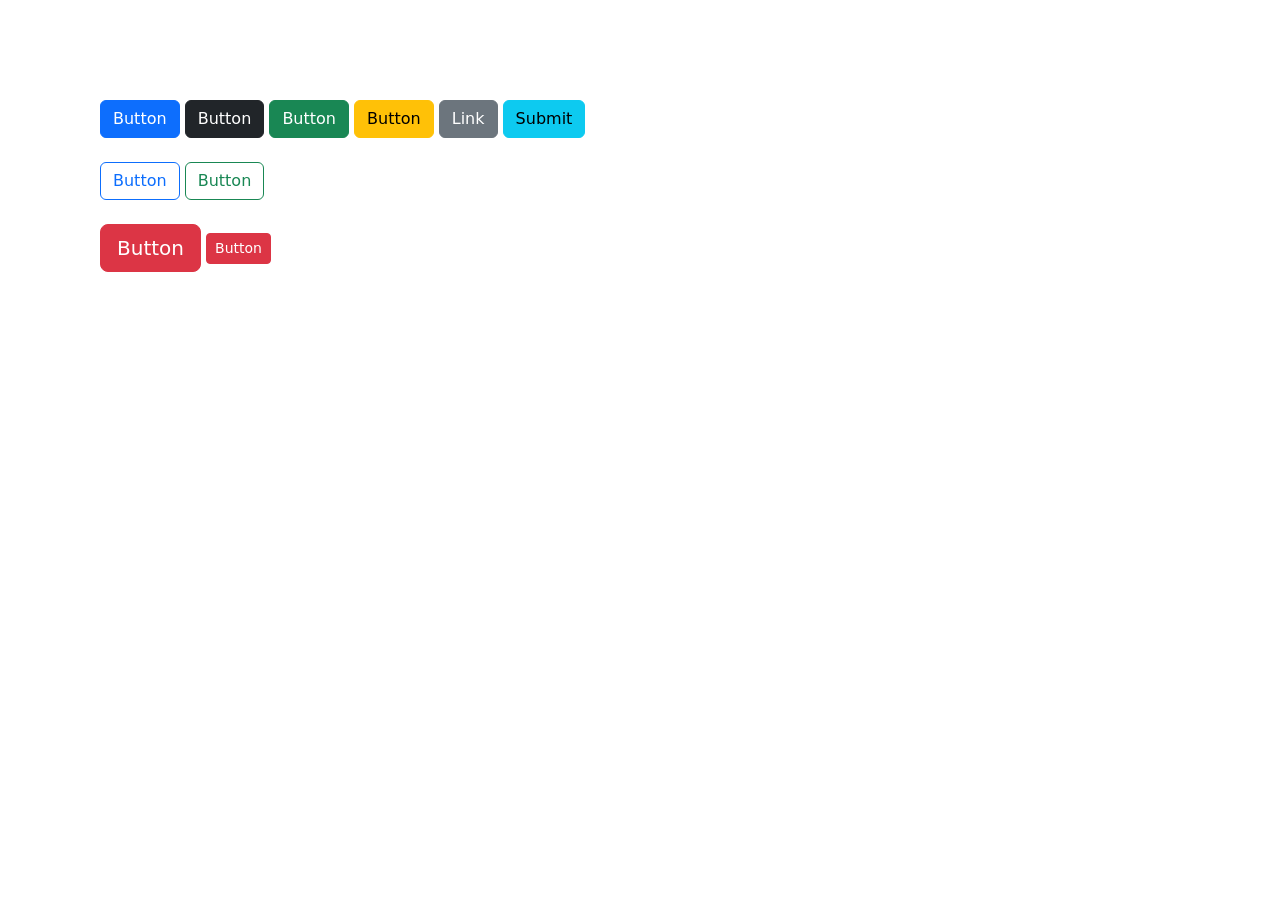
<file: bolum-1/buttons.html>
<!DOCTYPE html>
<html lang="tr">
<head>
    <meta charset="UTF-8">
    <meta http-equiv="X-UA-Compatible" content="IE=edge">
    <meta name="viewport" content="width=device-width, initial-scale=1.0">
    <link href="https://cdn.jsdelivr.net/npm/bootstrap@5.1.3/dist/css/bootstrap.min.css" rel="stylesheet" integrity="sha384-1BmE4kWBq78iYhFldvKuhfTAU6auU8tT94WrHftjDbrCEXSU1oBoqyl2QvZ6jIW3" crossorigin="anonymous">
    <title>Document</title>
    <style>
        body {
            padding: 100px;
        }
      
    </style>
</head>
<body>
    
    <!-- 
        primary
        secondary
        success
        danger
        warning
        info
        light
        dark
        muted
        white
        black
    -->

   <button class="btn btn-primary">Button</button>
   <button class="btn btn-dark">Button</button>
   <button class="btn btn-success">Button</button>
   <button class="btn btn-warning">Button</button>
   <a href="#" class="btn btn-secondary">Link</a>
   <input type="submit" value="Submit" class="btn btn-info">

   <br><br>

   <button class="btn btn-outline-primary">Button</button>
   <button class="btn btn-outline-success">Button</button>

   <br><br>

   <button class="btn btn-danger btn-lg">Button</button>
   <button class="btn btn-danger btn-sm">Button</button>
  
    <script src="https://cdn.jsdelivr.net/npm/bootstrap@5.1.3/dist/js/bootstrap.bundle.min.js" integrity="sha384-ka7Sk0Gln4gmtz2MlQnikT1wXgYsOg+OMhuP+IlRH9sENBO0LRn5q+8nbTov4+1p" crossorigin="anonymous"></script>
</body>
</html>
</file>
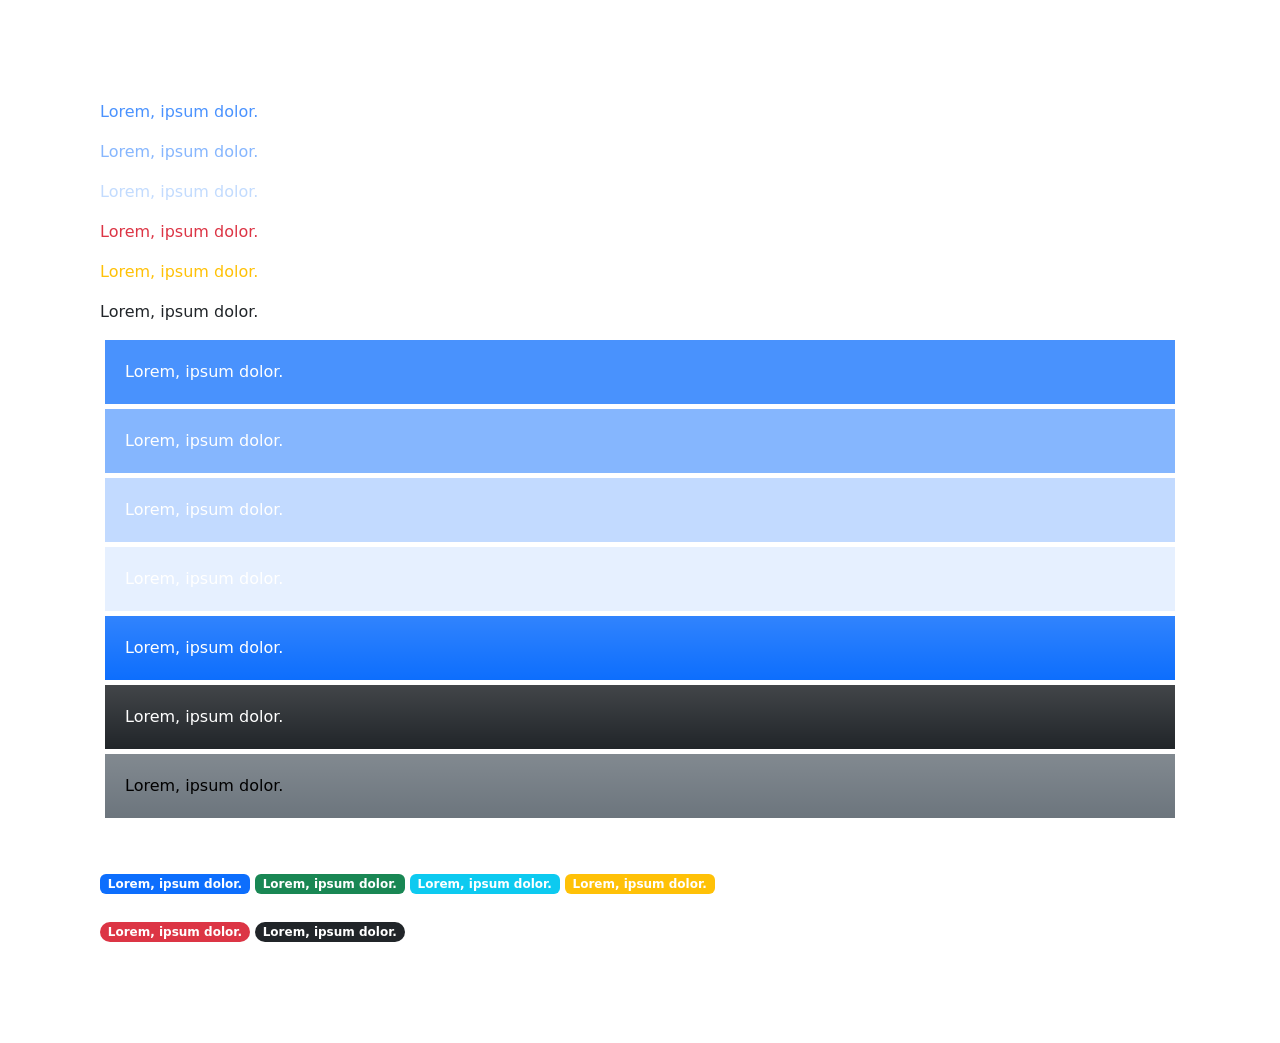
<file: bolum-1/colors.html>
<!DOCTYPE html>
<html lang="tr">
<head>
    <meta charset="UTF-8">
    <meta http-equiv="X-UA-Compatible" content="IE=edge">
    <meta name="viewport" content="width=device-width, initial-scale=1.0">
    <link href="https://cdn.jsdelivr.net/npm/bootstrap@5.1.3/dist/css/bootstrap.min.css" rel="stylesheet" integrity="sha384-1BmE4kWBq78iYhFldvKuhfTAU6auU8tT94WrHftjDbrCEXSU1oBoqyl2QvZ6jIW3" crossorigin="anonymous">
    <title>Document</title>
    <style>
        body {
            padding: 100px;
        }

        .box {
            padding: 20px;
            margin: 5px;
        }
    </style>
</head>
<body>
    
    <!-- 
        primary
        secondary
        success
        danger
        warning
        info
        light
        dark
        muted
        white
        black
    -->

    <p class="text-primary text-opacity-75">Lorem, ipsum dolor.</p>
    <p class="text-primary text-opacity-50">Lorem, ipsum dolor.</p>
    <p class="text-primary text-opacity-25">Lorem, ipsum dolor.</p>
    <p class="text-danger">Lorem, ipsum dolor.</p>
    <p class="text-warning">Lorem, ipsum dolor.</p>
    <p class="text-dark">Lorem, ipsum dolor.</p>

    <div class="bg-primary text-white bg-opacity-75 box">Lorem, ipsum dolor.</div>
    <div class="bg-primary text-white bg-opacity-50 box">Lorem, ipsum dolor.</div>
    <div class="bg-primary text-white bg-opacity-25 box">Lorem, ipsum dolor.</div>
    <div class="bg-primary text-white bg-opacity-10 box">Lorem, ipsum dolor.</div>
    <div class="bg-primary text-white box bg-gradient">Lorem, ipsum dolor.</div>
    <div class="bg-dark text-white box bg-gradient">Lorem, ipsum dolor.</div>
    <div class="bg-secondary text-black box bg-gradient">Lorem, ipsum dolor.</div>

    <br><br>

    <span class="badge bg-primary">Lorem, ipsum dolor.</span>
    <span class="badge bg-success">Lorem, ipsum dolor.</span>
    <span class="badge bg-info">Lorem, ipsum dolor.</span>
    <span class="badge bg-warning">Lorem, ipsum dolor.</span>

    <br><br>

    <span class="badge rounded-pill bg-danger">Lorem, ipsum dolor.</span>
    <span class="badge rounded-pill bg-dark">Lorem, ipsum dolor.</span>
  
    <script src="https://cdn.jsdelivr.net/npm/bootstrap@5.1.3/dist/js/bootstrap.bundle.min.js" integrity="sha384-ka7Sk0Gln4gmtz2MlQnikT1wXgYsOg+OMhuP+IlRH9sENBO0LRn5q+8nbTov4+1p" crossorigin="anonymous"></script>
</body>
</html>
</file>
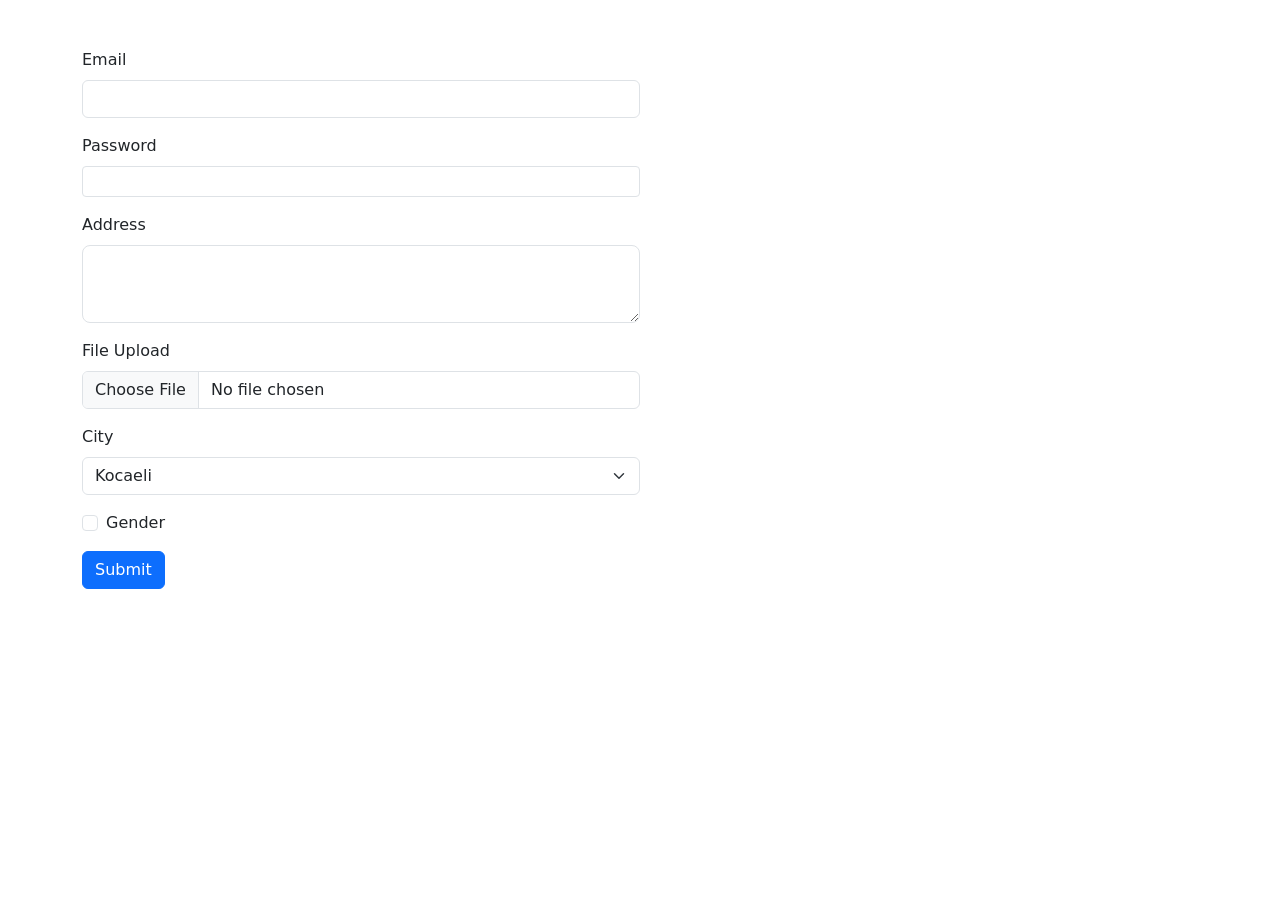
<file: bolum-1/forms.html>
<!DOCTYPE html>
<html lang="tr">
<head>
    <meta charset="UTF-8">
    <meta http-equiv="X-UA-Compatible" content="IE=edge">
    <meta name="viewport" content="width=device-width, initial-scale=1.0">
    <link href="https://cdn.jsdelivr.net/npm/bootstrap@5.1.3/dist/css/bootstrap.min.css" rel="stylesheet" integrity="sha384-1BmE4kWBq78iYhFldvKuhfTAU6auU8tT94WrHftjDbrCEXSU1oBoqyl2QvZ6jIW3" crossorigin="anonymous">
    <title>Document</title>
</head>
<body>
    
    <div class="container mt-5">

        <form class="w-50">
            <div class="mb-3">
                <label for="email" class="form-label">Email</label>
                <input type="email" name="name" id="name" class="form-control">
            </div>
            <div class="mb-3">
                <label for="password" class="form-label">Password</label>
                <input type="password" name="password" id="password" class="form-control form-control-sm">
            </div>
            <div class="mb-3">
                <label for="address" class="form-label">Address</label>
                <textarea name="address" id="address" class="form-control form-control-lg"></textarea>
            </div>
            <div class="mb-3">
                <label for="file" class="form-label">File Upload</label>
                <input type="file" name="file" id="file" class="form-control ">
            </div>
            <div class="mb-3">
                <label for="city" class="form-label">City</label>
                <select name="city" id="city" class="form-select">
                    <option value="0">Kocaeli</option>
                    <option value="1">İstanbul</option>
                </select>
            </div>
            <div class="form-check mb-3">
                <input type="checkbox" name="gender" id="gender" class="form-check-input">
                <label for="gender" class="form-check-label">Gender</label>
            </div>
            <button type="submit" class="btn btn-primary">Submit</button>
        </form>


    </div>
    
    <script src="https://cdn.jsdelivr.net/npm/bootstrap@5.1.3/dist/js/bootstrap.bundle.min.js" integrity="sha384-ka7Sk0Gln4gmtz2MlQnikT1wXgYsOg+OMhuP+IlRH9sENBO0LRn5q+8nbTov4+1p" crossorigin="anonymous"></script>
</body>
</html>
</file>
<file: bolum-1/awesome-blog/style.css>
.navbar {
    background: #085E7D !important;
}

.bg-dark {
    background: #085E7D !important;
}

.card-img-top {
    width: 100%;
    height: 25vh;
    object-fit: cover;
}

#map {
    height: 450px;
}

@media (min-width: 768px) { 
    .card-img-top {
        height: 32vh;
    }

    #map {
        height: 100%;
    }
 }
</file>
<file: bolum-2/comments/style.css>
body {
    font-family: 'Open Sans', sans-serif;
}

.content {
    display: inline-flex;
    align-items: center;
    vertical-align: middle;
}

.content img {
    width: 40px;
    height: 40px;
    margin-right: .6rem;
}

.content .fa-star {
    font-size: 12px;
}

.checked {
    color: orange;
} 

.btn-light:hover {
    border-color: #c1c9d0;
    color: #0d6efd;
}

.form-control, .form-select {
    background-color: #f9f9f9;
}
</file>
<file: bolum-2/product-cards/style.css>
body {
    font-family: 'Open Sans', sans-serif;
}

/* product cards */

@media(max-width: 768px) {
    .product-card .img-wrap {
        border-bottom: 1px solid #dee2e6;
    }
}

.product-card .img-wrap {
    height: 250px;
    padding: .5rem;
    display: block;
    text-align: center;
}

.product-card img {
    height: 100%;
    width: auto;
    max-width: 100%;
    object-fit: cover;
}

.product-card .checked {
    color: orange;
}

.product-card .title {
    text-decoration: none;
    color: #212529;
}

.product-card .price {
    color: orange;
    font-size: 22px;
}

.product-card .rating {
    font-size: 13px;
}
</file>
<file: bolum-1/2-header/awesome-blog/style.css>
.navbar {
    background: #085E7D !important;
}

.bg-dark {
    background: #085E7D !important;
}
</file>
<file: bolum-1/3-blogs_footer/awesome-blog/style.css>
.navbar {
    background: #085E7D !important;
}

.bg-dark {
    background: #085E7D !important;
}

.card-img-top {
    width: 100%;
    height: 25vh;
    object-fit: cover;
}

@media (min-width: 768px) { 
    .card-img-top {
        height: 32vh;
    }
 }
</file>
